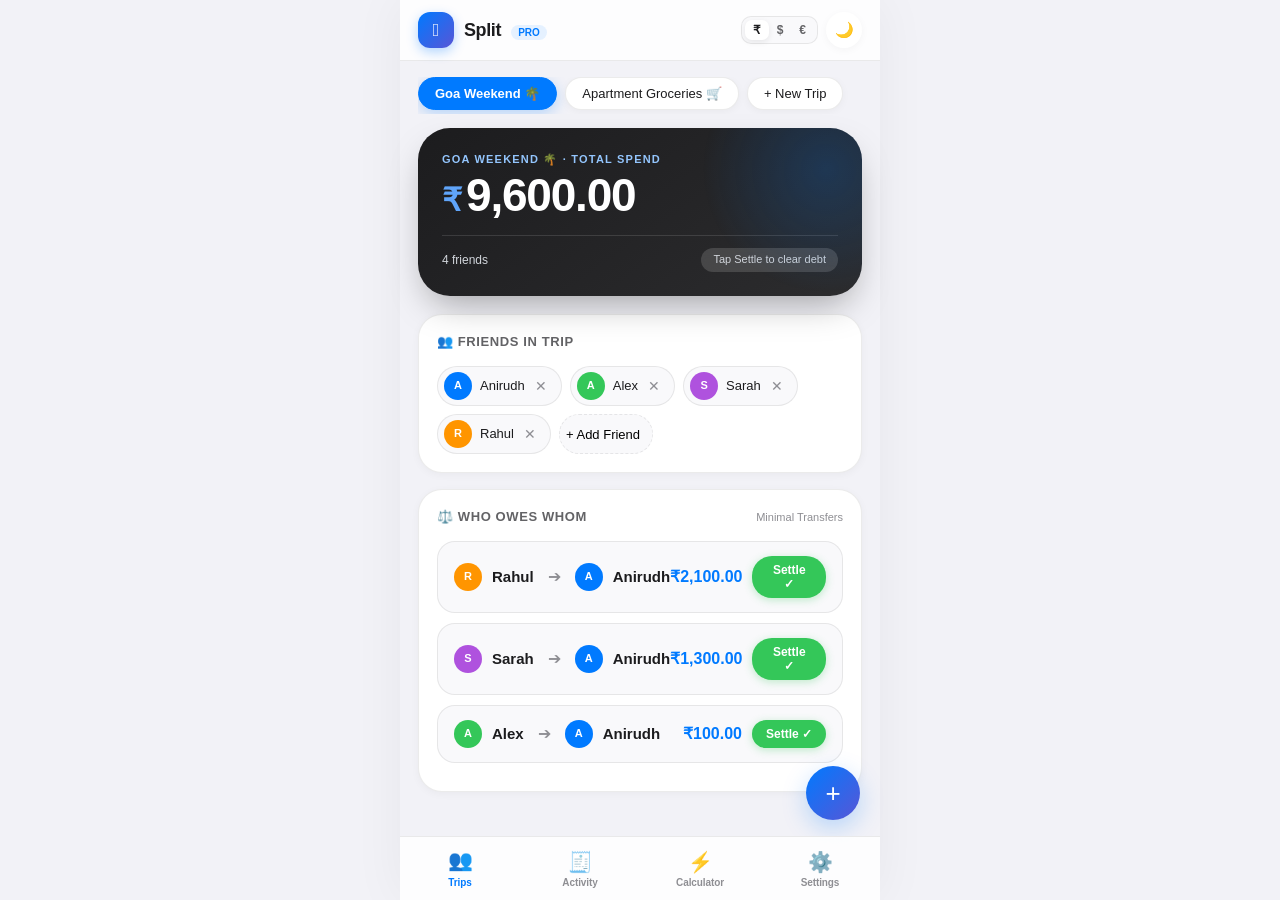
<file: app/index.html>
<!DOCTYPE html>
<html lang="en">
<head>
  <meta charset="UTF-8" />
  <meta name="viewport" content="width=device-width, initial-scale=1.0, maximum-scale=1.0, user-scalable=no, viewport-fit=cover" />
  <meta name="theme-color" content="#f2f2f7" />
  <meta name="apple-mobile-web-app-capable" content="yes" />
  <meta name="apple-mobile-web-app-status-bar-style" content="black-translucent" />
  <meta name="apple-mobile-web-app-title" content="Split" />
  <title>Split — Apple-Style Expense Splitter</title>
  
  <link rel="manifest" href="manifest.json" />
  <link rel="stylesheet" href="styles.css" />
</head>
<body>

  <!-- App Shell Frame -->
  <div id="app">

    <!-- Sticky iOS Header -->
    <header class="app-header">
      <div class="brand-wrapper">
        <div class="brand-icon"></div>
        <div>
          <span class="brand-title">Split</span>
          <span class="brand-badge">Pro</span>
        </div>
      </div>

      <div class="header-actions">
        <!-- Currency Selector -->
        <div class="currency-selector" role="group" aria-label="Currency">
          <button type="button" class="currency-chip active" data-curr="₹">₹</button>
          <button type="button" class="currency-chip" data-curr="$">$</button>
          <button type="button" class="currency-chip" data-curr="€">€</button>
        </div>

        <!-- Theme Toggle -->
        <button type="button" id="themeToggleBtn" class="icon-btn" aria-label="Toggle theme">🌙</button>
      </div>
    </header>

    <!-- Main Views Container -->
    <main class="views-container">

      <!-- View 1: Group Split / Multi-Trip View -->
      <section id="groupView" class="view-section active">

        <!-- Trip Switcher Carousel -->
        <div class="trip-tabs-scroll" id="tripTabsContainer"></div>

        <!-- Hero Card (Total Spend & Group Balance) -->
        <div class="hero-card" style="margin-top: 14px;">
          <div class="hero-subtitle" id="heroTripTitle">Trip · Total Spend</div>
          <div class="hero-amount-wrapper">
            <span class="hero-currency" id="heroCurrencySymbol">₹</span>
            <span class="hero-amount" id="heroTotalSpend">0.00</span>
          </div>
          <div class="hero-meta-row">
            <span id="heroMemberCount">3 friends</span>
            <span class="hero-pill">Tap Settle to clear debt</span>
          </div>
        </div>

        <!-- People In This Trip Card -->
        <div class="card">
          <div class="card-header">
            <span class="card-title">👥 Friends in Trip</span>
          </div>
          <div class="members-list" id="tripMembersContainer"></div>
        </div>

        <!-- Who Owes Whom (Settlements) Card -->
        <div class="card">
          <div class="card-header">
            <span class="card-title">⚖️ Who Owes Whom</span>
            <span style="font-size: 11px; color: var(--text-tertiary);">Minimal Transfers</span>
          </div>
          <div id="settlementsListContainer"></div>
        </div>

      </section>

      <!-- View 2: Expense History -->
      <section id="historyView" class="view-section">
        <div class="card">
          <div class="card-header">
            <span class="card-title">🧾 Expense Log</span>
            <div style="display: flex; gap: 8px;">
              <button type="button" class="card-action-link" id="exportCsvBtn">Export CSV</button>
            </div>
          </div>
          
          <div class="form-group">
            <input type="text" id="expenseSearchInput" class="input-field" placeholder="🔍 Search note or person..." />
          </div>

          <div id="expenseHistoryContainer"></div>
        </div>
      </section>

      <!-- View 3: Quick Bill Calculator -->
      <section id="quickView" class="view-section">

        <!-- Per Person Hero Result -->
        <div class="hero-card">
          <div class="hero-subtitle">Each Person Pays</div>
          <div class="hero-amount-wrapper">
            <span class="hero-currency">₹</span>
            <span class="hero-amount" id="quickPerPersonDisplay">0.00</span>
          </div>
          <div class="hero-meta-row">
            <span>Bill: <strong id="quickSubtotalDisplay">₹0</strong></span>
            <span>Tip & Tax: <strong id="quickTaxTipDisplay">₹0</strong></span>
          </div>
        </div>

        <!-- Calculator Controls Card -->
        <div class="card">
          <!-- Bill Amount -->
          <div class="form-group">
            <label class="form-label">Total Bill Amount</label>
            <div class="amount-input-box">
              <span class="amount-symbol">₹</span>
              <input type="number" id="quickBillInput" placeholder="0.00" inputmode="decimal" />
            </div>
          </div>

          <!-- Tip Percentage Dial -->
          <div class="form-group">
            <label class="form-label">Tip Percentage</label>
            <div class="quick-dial-grid">
              <button type="button" class="tip-chip" data-tip="0">0%</button>
              <button type="button" class="tip-chip active" data-tip="10">10%</button>
              <button type="button" class="tip-chip" data-tip="15">15%</button>
              <button type="button" class="tip-chip" data-tip="20">20%</button>
            </div>
          </div>

          <!-- Split Stepper -->
          <div class="form-group">
            <label class="form-label">Split Between</label>
            <div class="stepper-control">
              <button type="button" id="splitMinusBtn" class="stepper-btn">−</button>
              <div style="display: flex; align-items: center; gap: 6px;">
                <span id="quickSplitCount" class="stepper-val">3</span>
                <span style="font-size: 13px; color: var(--text-secondary);">people</span>
              </div>
              <button type="button" id="splitPlusBtn" class="stepper-btn">+</button>
            </div>
          </div>
        </div>

      </section>

      <!-- View 4: Saved Friends & Settings -->
      <section id="friendsView" class="view-section">
        
        <!-- Saved Contacts Directory -->
        <div class="card">
          <div class="card-header">
            <span class="card-title">📖 Saved Friends Directory</span>
          </div>
          <div id="friendsDirectoryList"></div>
        </div>

        <!-- Data Management & Backup -->
        <div class="card">
          <div class="card-header">
            <span class="card-title">💾 Data Storage & Backup</span>
          </div>
          <p style="font-size: 13px; color: var(--text-secondary); margin-bottom: 14px;">
            All your trips, expenses, and friend directories are stored locally on your device.
          </p>
          <div style="display: flex; flex-direction: column; gap: 10px;">
            <button type="button" id="exportBackupBtn" class="btn-secondary">📁 Download Backup (JSON)</button>
            <button type="button" id="resetDataBtn" class="btn-secondary" style="color: var(--danger);">🧹 Reset & Clean All Data</button>
          </div>
        </div>

      </section>

    </main>

    <!-- Floating Action Button (Quick Add Expense) -->
    <button type="button" id="fabAddExpense" class="fab-btn" aria-label="Add Expense">+</button>

    <!-- Bottom Tab Navigation Bar (iOS Style) -->
    <nav class="bottom-tab-bar" aria-label="Main Navigation">
      <button type="button" class="nav-tab-btn active" data-view="groupView">
        <span class="nav-tab-icon">👥</span>
        <span class="nav-tab-label">Trips</span>
      </button>

      <button type="button" class="nav-tab-btn" data-view="historyView">
        <span class="nav-tab-icon">🧾</span>
        <span class="nav-tab-label">Activity</span>
      </button>

      <button type="button" class="nav-tab-btn" data-view="quickView">
        <span class="nav-tab-icon">⚡</span>
        <span class="nav-tab-label">Calculator</span>
      </button>

      <button type="button" class="nav-tab-btn" data-view="friendsView">
        <span class="nav-tab-icon">⚙️</span>
        <span class="nav-tab-label">Settings</span>
      </button>
    </nav>

    <!-- MODAL 1: Add Expense Bottom Sheet -->
    <div id="addExpenseModal" class="modal-overlay">
      <div class="bottom-sheet">
        <div class="sheet-drag-handle"></div>
        <div class="sheet-header">
          <h2 class="sheet-title">Add Expense</h2>
          <button type="button" class="icon-btn" data-close-modal="addExpenseModal">✕</button>
        </div>

        <form id="addExpenseForm">
          <!-- Category Picker -->
          <div class="form-group">
            <label class="form-label">Category</label>
            <div class="category-scroller" id="expenseCategoryScroller"></div>
          </div>

          <!-- Amount -->
          <div class="form-group">
            <label class="form-label">Amount</label>
            <div class="amount-input-box">
              <span class="amount-symbol">₹</span>
              <input type="number" id="expenseAmountInput" placeholder="0.00" inputmode="decimal" required />
            </div>
          </div>

          <!-- Description -->
          <div class="form-group">
            <label class="form-label">Description / Note</label>
            <input type="text" id="expenseDescInput" class="input-field" placeholder="e.g. Dinner, Uber, Groceries" required />
          </div>

          <!-- Paid By -->
          <div class="form-group">
            <label class="form-label">Paid By</label>
            <select id="expensePayerSelect" class="input-field"></select>
          </div>

          <!-- Split With -->
          <div class="form-group">
            <label class="form-label">Split With</label>
            <div id="expenseSplitWithContainer" style="display: flex; flex-direction: column; gap: 8px; background: var(--bg-tertiary); padding: 12px; border-radius: var(--radius-sm); border: 1px solid var(--border-light);"></div>
          </div>

          <button type="submit" class="btn-primary" style="margin-top: 18px;">Save Expense</button>
        </form>
      </div>
    </div>

    <!-- MODAL 2: Add Friend to Trip Bottom Sheet -->
    <div id="addFriendModal" class="modal-overlay">
      <div class="bottom-sheet">
        <div class="sheet-drag-handle"></div>
        <div class="sheet-header">
          <h2 class="sheet-title">Add Friend</h2>
          <button type="button" class="icon-btn" data-close-modal="addFriendModal">✕</button>
        </div>

        <form id="addFriendForm">
          <!-- Quick Friend Picker from Directory -->
          <div id="quickFriendPills" style="margin-bottom: 16px;"></div>

          <div class="form-group">
            <label class="form-label">Or Enter New Friend Name</label>
            <input type="text" id="newFriendNameInput" class="input-field" placeholder="e.g. Priya, Rohit, Mike" required />
          </div>

          <button type="submit" class="btn-primary">Add Friend</button>
        </form>
      </div>
    </div>

    <!-- MODAL 3: New Trip Bottom Sheet -->
    <div id="newTripModal" class="modal-overlay">
      <div class="bottom-sheet">
        <div class="sheet-drag-handle"></div>
        <div class="sheet-header">
          <h2 class="sheet-title">Create New Trip / Tab</h2>
          <button type="button" class="icon-btn" data-close-modal="newTripModal">✕</button>
        </div>

        <form id="newTripForm">
          <div class="form-group">
            <label class="form-label">Trip or Group Name</label>
            <input type="text" id="newTripTitleInput" class="input-field" placeholder="e.g. Manali Vacation, Flat 402, Party" required />
          </div>

          <button type="submit" class="btn-primary">Create Trip</button>
        </form>
      </div>
    </div>

  </div>

  <script src="app.js"></script>
  <script>
    // Register Service Worker for 100% offline support
    if ('serviceWorker' in navigator) {
      window.addEventListener('load', () => {
        navigator.serviceWorker.register('sw.js').catch(err => {
          console.log('ServiceWorker registration error:', err);
        });
      });
    }
  </script>
</body>
</html>
</file>
<file: app/styles.css>
/* Apple iOS Human Interface Design Tokens & System Colors */
:root {
  --bg-primary: #f2f2f7;
  --bg-secondary: #ffffff;
  --bg-tertiary: #f9f9fb;
  --bg-glass: rgba(255, 255, 255, 0.82);
  --bg-glass-card: rgba(255, 255, 255, 0.72);
  --bg-hero: linear-gradient(135deg, #0f172a 0%, #1e1b4b 50%, #31104b 100%);
  --hero-card-bg: linear-gradient(145deg, #1c1c1e 0%, #2c2c2e 100%);
  --text-primary: #1c1c1e;
  --text-secondary: #636366;
  --text-tertiary: #8e8e93;
  --accent: #007aff;
  --accent-light: #e5f1ff;
  --accent-glow: rgba(0, 122, 255, 0.25);
  --success: #34c759;
  --success-bg: #eafaf1;
  --warning: #ff9500;
  --danger: #ff3b30;
  --danger-bg: #feeceb;
  --purple: #af52de;
  --indigo: #5856d6;
  --border-light: rgba(0, 0, 0, 0.08);
  --border-card: rgba(255, 255, 255, 0.65);
  --shadow-sm: 0 2px 8px rgba(0, 0, 0, 0.04);
  --shadow-md: 0 8px 24px -4px rgba(0, 0, 0, 0.08), 0 2px 6px rgba(0, 0, 0, 0.04);
  --shadow-lg: 0 16px 40px -8px rgba(0, 0, 0, 0.12);
  --shadow-sheet: 0 -10px 40px rgba(0, 0, 0, 0.15);
  --radius-xs: 8px;
  --radius-sm: 12px;
  --radius-md: 18px;
  --radius-lg: 24px;
  --radius-xl: 32px;
  --nav-height: 64px;
  --safe-top: env(safe-area-inset-top, 0px);
  --safe-bottom: env(safe-area-inset-bottom, 0px);
  --font-family: -apple-system, BlinkMacSystemFont, "SF Pro Display", "SF Pro Text", "Segoe UI", Roboto, Helvetica, Arial, sans-serif;
  --spring-easing: cubic-bezier(0.25, 1, 0.5, 1);
  --bounce-easing: cubic-bezier(0.34, 1.56, 0.64, 1);
}

[data-theme="dark"] {
  --bg-primary: #000000;
  --bg-secondary: #1c1c1e;
  --bg-tertiary: #2c2c2e;
  --bg-glass: rgba(28, 28, 30, 0.85);
  --bg-glass-card: rgba(44, 44, 46, 0.7);
  --bg-hero: linear-gradient(135deg, #09090b 0%, #18181b 50%, #27272a 100%);
  --hero-card-bg: linear-gradient(145deg, #18181b 0%, #27272a 100%);
  --text-primary: #f2f2f7;
  --text-secondary: #a1a1aa;
  --text-tertiary: #71717a;
  --accent: #0a84ff;
  --accent-light: rgba(10, 132, 255, 0.15);
  --accent-glow: rgba(10, 132, 255, 0.4);
  --border-light: rgba(255, 255, 255, 0.1);
  --border-card: rgba(255, 255, 255, 0.12);
  --shadow-sm: 0 2px 8px rgba(0, 0, 0, 0.4);
  --shadow-md: 0 8px 28px rgba(0, 0, 0, 0.6);
  --shadow-lg: 0 16px 48px rgba(0, 0, 0, 0.75);
  --shadow-sheet: 0 -10px 40px rgba(0, 0, 0, 0.7);
}

/* Reset & Base Setup */
*, *::before, *::after {
  box-sizing: border-box;
  margin: 0;
  padding: 0;
  -webkit-tap-highlight-color: transparent;
}

html, body {
  width: 100%;
  height: 100%;
  overflow-x: hidden;
  background-color: var(--bg-primary);
  color: var(--text-primary);
  font-family: var(--font-family);
  font-size: 15px;
  line-height: 1.45;
  -webkit-font-smoothing: antialiased;
  -moz-osx-font-smoothing: grayscale;
  user-select: none;
  -webkit-user-select: none;
}

input, textarea, select, button {
  font-family: inherit;
  font-size: inherit;
  user-select: auto;
  -webkit-user-select: auto;
}

/* Smooth Scrolling */
body {
  display: flex;
  justify-content: center;
  align-items: stretch;
}

/* Main App Shell (iPhone / Mobile Frame Layout) */
#app {
  width: 100%;
  max-width: 480px;
  min-height: 100vh;
  margin: 0 auto;
  display: flex;
  flex-direction: column;
  position: relative;
  background-color: var(--bg-primary);
  padding-bottom: calc(var(--nav-height) + var(--safe-bottom) + 20px);
  padding-top: var(--safe-top);
  box-shadow: 0 0 50px rgba(0, 0, 0, 0.05);
}

/* Glass Header */
.app-header {
  position: sticky;
  top: 0;
  z-index: 40;
  background: var(--bg-glass);
  backdrop-filter: blur(24px);
  -webkit-backdrop-filter: blur(24px);
  border-bottom: 1px solid var(--border-light);
  padding: 12px 18px;
  display: flex;
  align-items: center;
  justify-content: space-between;
  transition: all 0.25s ease;
}

.brand-wrapper {
  display: flex;
  align-items: center;
  gap: 10px;
}

.brand-icon {
  width: 36px;
  height: 36px;
  border-radius: 12px;
  background: linear-gradient(135deg, #007aff, #5856d6);
  color: #fff;
  display: flex;
  align-items: center;
  justify-content: center;
  font-size: 18px;
  box-shadow: 0 4px 12px rgba(0, 122, 255, 0.3);
}

.brand-title {
  font-size: 18px;
  font-weight: 700;
  letter-spacing: -0.4px;
}

.brand-badge {
  font-size: 10px;
  font-weight: 600;
  text-transform: uppercase;
  background: var(--accent-light);
  color: var(--accent);
  padding: 2px 7px;
  border-radius: 20px;
  margin-left: 6px;
}

.header-actions {
  display: flex;
  align-items: center;
  gap: 8px;
}

.icon-btn {
  width: 36px;
  height: 36px;
  border-radius: 50%;
  border: none;
  background: var(--bg-secondary);
  color: var(--text-primary);
  display: flex;
  align-items: center;
  justify-content: center;
  cursor: pointer;
  box-shadow: var(--shadow-sm);
  transition: transform 0.15s ease, background-color 0.2s ease;
}

.icon-btn:active {
  transform: scale(0.92);
}

/* Currency Picker Segment */
.currency-selector {
  display: flex;
  background: var(--bg-tertiary);
  padding: 3px;
  border-radius: 10px;
  border: 1px solid var(--border-light);
}

.currency-chip {
  padding: 3px 8px;
  font-size: 12px;
  font-weight: 600;
  border: none;
  border-radius: 7px;
  background: transparent;
  color: var(--text-secondary);
  cursor: pointer;
  transition: all 0.2s var(--spring-easing);
}

.currency-chip.active {
  background: var(--bg-secondary);
  color: var(--text-primary);
  box-shadow: 0 2px 6px rgba(0, 0, 0, 0.08);
}

/* Page Views Container */
.views-container {
  flex: 1;
  padding: 16px 18px;
  display: flex;
  flex-direction: column;
  gap: 16px;
}

.view-section {
  display: none;
  animation: fadeInView 0.28s var(--spring-easing) forwards;
}

.view-section.active {
  display: block;
}

@keyframes fadeInView {
  from {
    opacity: 0;
    transform: translateY(8px);
  }
  to {
    opacity: 1;
    transform: translateY(0);
  }
}

/* Apple Cards */
.card {
  background: var(--bg-secondary);
  border-radius: var(--radius-lg);
  padding: 18px;
  box-shadow: var(--shadow-sm);
  border: 1px solid var(--border-light);
  margin-bottom: 16px;
  transition: transform 0.2s ease, box-shadow 0.2s ease;
}

.card:hover {
  box-shadow: var(--shadow-md);
}

.card-header {
  display: flex;
  justify-content: space-between;
  align-items: center;
  margin-bottom: 14px;
}

.card-title {
  font-size: 13px;
  font-weight: 600;
  text-transform: uppercase;
  letter-spacing: 0.6px;
  color: var(--text-secondary);
  display: flex;
  align-items: center;
  gap: 6px;
}

.card-action-link {
  font-size: 12px;
  font-weight: 600;
  color: var(--accent);
  background: none;
  border: none;
  cursor: pointer;
  padding: 4px 8px;
  border-radius: 8px;
  transition: background-color 0.2s ease;
}

.card-action-link:hover {
  background: var(--accent-light);
}

/* Apple Hero Banner */
.hero-card {
  background: var(--hero-card-bg);
  color: #ffffff;
  border-radius: var(--radius-xl);
  padding: 24px;
  box-shadow: 0 16px 36px -10px rgba(0, 0, 0, 0.35);
  margin-bottom: 18px;
  position: relative;
  overflow: hidden;
}

.hero-card::after {
  content: "";
  position: absolute;
  top: -50%;
  right: -20%;
  width: 250px;
  height: 250px;
  background: radial-gradient(circle, rgba(0, 122, 255, 0.2) 0%, transparent 70%);
  pointer-events: none;
}

.hero-subtitle {
  font-size: 11px;
  font-weight: 600;
  text-transform: uppercase;
  letter-spacing: 1.2px;
  color: #93c5fd;
  margin-bottom: 4px;
}

.hero-amount-wrapper {
  display: flex;
  align-items: baseline;
  gap: 4px;
  margin-bottom: 12px;
}

.hero-currency {
  font-size: 32px;
  font-weight: 600;
  color: #60a5fa;
}

.hero-amount {
  font-size: 46px;
  font-weight: 800;
  letter-spacing: -1.2px;
  line-height: 1;
}

.hero-meta-row {
  display: flex;
  align-items: center;
  justify-content: space-between;
  padding-top: 12px;
  border-top: 1px solid rgba(255, 255, 255, 0.12);
  font-size: 12px;
  color: #d1d5db;
}

.hero-pill {
  background: rgba(255, 255, 255, 0.15);
  backdrop-filter: blur(10px);
  padding: 4px 12px;
  border-radius: 20px;
  font-size: 11px;
  font-weight: 500;
}

/* Trip Tabs Carousel */
.trip-tabs-scroll {
  display: flex;
  gap: 8px;
  overflow-x: auto;
  padding-bottom: 4px;
  scrollbar-width: none;
}

.trip-tabs-scroll::-webkit-scrollbar {
  display: none;
}

.trip-pill {
  padding: 8px 16px;
  border-radius: var(--radius-md);
  border: 1px solid var(--border-light);
  background: var(--bg-secondary);
  color: var(--text-primary);
  font-size: 13px;
  font-weight: 500;
  display: flex;
  align-items: center;
  gap: 6px;
  white-space: nowrap;
  cursor: pointer;
  transition: all 0.2s var(--spring-easing);
  box-shadow: var(--shadow-sm);
}

.trip-pill:active {
  transform: scale(0.95);
}

.trip-pill.active {
  background: var(--accent);
  color: #ffffff;
  border-color: var(--accent);
  box-shadow: 0 4px 14px var(--accent-glow);
  font-weight: 600;
}

/* Member Avatars Row */
.members-list {
  display: flex;
  flex-wrap: wrap;
  gap: 8px;
  margin-top: 6px;
}

.member-chip {
  display: flex;
  align-items: center;
  gap: 8px;
  background: var(--bg-tertiary);
  border: 1px solid var(--border-light);
  padding: 5px 12px 5px 6px;
  border-radius: var(--radius-xl);
  font-size: 13px;
  font-weight: 500;
  transition: all 0.2s ease;
}

.member-chip:hover {
  background: var(--bg-secondary);
}

.avatar-circle {
  width: 28px;
  height: 28px;
  border-radius: 50%;
  color: #fff;
  font-size: 11px;
  font-weight: 700;
  display: flex;
  align-items: center;
  justify-content: center;
  text-transform: uppercase;
}

.member-remove-btn {
  background: none;
  border: none;
  color: var(--text-tertiary);
  cursor: pointer;
  font-size: 14px;
  padding: 0 2px;
  line-height: 1;
}

.member-remove-btn:hover {
  color: var(--danger);
}

/* Category Grid & Buttons */
.category-scroller {
  display: flex;
  gap: 8px;
  overflow-x: auto;
  padding-bottom: 4px;
  scrollbar-width: none;
}

.category-scroller::-webkit-scrollbar {
  display: none;
}

.category-btn {
  display: flex;
  flex-direction: column;
  align-items: center;
  gap: 4px;
  padding: 10px 14px;
  border-radius: var(--radius-md);
  border: 1px solid var(--border-light);
  background: var(--bg-tertiary);
  color: var(--text-secondary);
  font-size: 11px;
  font-weight: 500;
  cursor: pointer;
  white-space: nowrap;
  transition: all 0.2s var(--spring-easing);
}

.category-btn span.cat-emoji {
  font-size: 20px;
}

.category-btn.active {
  background: var(--accent);
  color: #fff;
  border-color: var(--accent);
  box-shadow: 0 4px 12px var(--accent-glow);
}

/* Modern Input Controls */
.form-group {
  margin-bottom: 14px;
}

.form-label {
  display: block;
  font-size: 11px;
  font-weight: 600;
  text-transform: uppercase;
  letter-spacing: 0.5px;
  color: var(--text-secondary);
  margin-bottom: 6px;
}

.input-field {
  width: 100%;
  padding: 12px 14px;
  border-radius: var(--radius-sm);
  border: 1px solid var(--border-light);
  background: var(--bg-tertiary);
  color: var(--text-primary);
  outline: none;
  font-size: 15px;
  transition: all 0.2s ease;
}

.input-field:focus {
  background: var(--bg-secondary);
  border-color: var(--accent);
  box-shadow: 0 0 0 3px var(--accent-glow);
}

.amount-input-box {
  display: flex;
  align-items: center;
  background: var(--bg-tertiary);
  border: 1px solid var(--border-light);
  border-radius: var(--radius-md);
  padding: 8px 16px;
  transition: all 0.2s ease;
}

.amount-input-box:focus-within {
  background: var(--bg-secondary);
  border-color: var(--accent);
  box-shadow: 0 0 0 3px var(--accent-glow);
}

.amount-symbol {
  font-size: 24px;
  font-weight: 600;
  color: var(--text-secondary);
  margin-right: 8px;
}

.amount-input-box input {
  width: 100%;
  border: none;
  background: transparent;
  font-size: 28px;
  font-weight: 700;
  color: var(--text-primary);
  outline: none;
}

/* Action Buttons */
.btn-primary {
  width: 100%;
  padding: 14px 20px;
  border-radius: var(--radius-md);
  border: none;
  background: var(--accent);
  color: #fff;
  font-size: 15px;
  font-weight: 600;
  cursor: pointer;
  display: flex;
  align-items: center;
  justify-content: center;
  gap: 8px;
  box-shadow: 0 4px 14px var(--accent-glow);
  transition: all 0.2s var(--spring-easing);
}

.btn-primary:active {
  transform: scale(0.97);
  opacity: 0.92;
}

.btn-secondary {
  width: 100%;
  padding: 12px 18px;
  border-radius: var(--radius-md);
  border: 1px solid var(--border-light);
  background: var(--bg-secondary);
  color: var(--text-primary);
  font-size: 14px;
  font-weight: 600;
  cursor: pointer;
  display: flex;
  align-items: center;
  justify-content: center;
  gap: 6px;
  box-shadow: var(--shadow-sm);
  transition: all 0.2s ease;
}

.btn-secondary:active {
  transform: scale(0.97);
}

/* Who Owes Whom Cards */
.settlement-card {
  display: flex;
  align-items: center;
  justify-content: space-between;
  padding: 14px 16px;
  border-radius: var(--radius-md);
  background: var(--bg-tertiary);
  border: 1px solid var(--border-light);
  margin-bottom: 10px;
  transition: all 0.2s ease;
}

.settlement-card:hover {
  background: var(--bg-secondary);
  box-shadow: var(--shadow-sm);
}

.settlement-payer {
  display: flex;
  align-items: center;
  gap: 10px;
}

.settlement-arrow {
  color: var(--text-tertiary);
  font-size: 16px;
  margin: 0 4px;
}

.settlement-amount {
  font-size: 16px;
  font-weight: 700;
  color: var(--accent);
}

.settle-btn {
  background: var(--success);
  color: #fff;
  border: none;
  padding: 7px 14px;
  border-radius: 20px;
  font-size: 12px;
  font-weight: 600;
  cursor: pointer;
  display: flex;
  align-items: center;
  gap: 4px;
  transition: all 0.2s var(--bounce-easing);
  box-shadow: 0 2px 8px rgba(52, 199, 89, 0.3);
}

.settle-btn:active {
  transform: scale(0.9);
}

/* Expense History List Items */
.expense-item {
  display: flex;
  align-items: center;
  justify-content: space-between;
  padding: 12px 14px;
  border-radius: var(--radius-md);
  background: var(--bg-tertiary);
  border: 1px solid var(--border-light);
  margin-bottom: 8px;
  transition: all 0.2s ease;
}

.expense-item:hover {
  background: var(--bg-secondary);
}

.expense-item-left {
  display: flex;
  align-items: center;
  gap: 12px;
  min-width: 0;
}

.expense-icon-badge {
  width: 40px;
  height: 40px;
  border-radius: var(--radius-sm);
  background: var(--bg-secondary);
  display: flex;
  align-items: center;
  justify-content: center;
  font-size: 20px;
  box-shadow: var(--shadow-sm);
  flex-shrink: 0;
}

.expense-item-details {
  min-width: 0;
}

.expense-item-title {
  font-size: 14px;
  font-weight: 600;
  color: var(--text-primary);
  white-space: nowrap;
  overflow: hidden;
  text-overflow: ellipsis;
}

.expense-item-sub {
  font-size: 12px;
  color: var(--text-secondary);
  display: flex;
  align-items: center;
  gap: 6px;
}

.expense-item-right {
  display: flex;
  flex-direction: column;
  align-items: flex-end;
  gap: 4px;
  flex-shrink: 0;
  margin-left: 10px;
}

.expense-amount-tag {
  font-size: 15px;
  font-weight: 700;
  color: var(--text-primary);
}

.expense-delete-btn {
  background: none;
  border: none;
  color: var(--text-tertiary);
  font-size: 12px;
  cursor: pointer;
  padding: 2px 6px;
  border-radius: 6px;
}

.expense-delete-btn:hover {
  color: var(--danger);
  background: var(--danger-bg);
}

/* Quick Split Calculator Specifics */
.quick-dial-grid {
  display: grid;
  grid-template-columns: repeat(4, 1fr);
  gap: 8px;
  margin-top: 10px;
}

.tip-chip {
  padding: 10px 6px;
  border-radius: var(--radius-sm);
  border: 1px solid var(--border-light);
  background: var(--bg-tertiary);
  color: var(--text-primary);
  font-weight: 600;
  font-size: 13px;
  text-align: center;
  cursor: pointer;
  transition: all 0.2s var(--spring-easing);
}

.tip-chip.active {
  background: var(--accent);
  color: #fff;
  border-color: var(--accent);
  box-shadow: 0 4px 12px var(--accent-glow);
}

.stepper-control {
  display: flex;
  align-items: center;
  justify-content: space-between;
  background: var(--bg-tertiary);
  border: 1px solid var(--border-light);
  border-radius: var(--radius-md);
  padding: 6px 12px;
}

.stepper-btn {
  width: 38px;
  height: 38px;
  border-radius: 50%;
  border: none;
  background: var(--bg-secondary);
  color: var(--text-primary);
  font-size: 20px;
  font-weight: 600;
  cursor: pointer;
  display: flex;
  align-items: center;
  justify-content: center;
  box-shadow: var(--shadow-sm);
  transition: transform 0.15s ease;
}

.stepper-btn:active {
  transform: scale(0.9);
}

.stepper-val {
  font-size: 18px;
  font-weight: 700;
}

/* Bottom Tab Navigation Bar (Pure Apple iOS Tab Bar) */
.bottom-tab-bar {
  position: fixed;
  bottom: 0;
  left: 50%;
  transform: translateX(-50%);
  width: 100%;
  max-width: 480px;
  height: calc(var(--nav-height) + var(--safe-bottom));
  padding-bottom: var(--safe-bottom);
  background: var(--bg-glass);
  backdrop-filter: blur(24px);
  -webkit-backdrop-filter: blur(24px);
  border-top: 1px solid var(--border-light);
  display: flex;
  align-items: center;
  justify-content: space-around;
  z-index: 50;
}

.nav-tab-btn {
  flex: 1;
  display: flex;
  flex-direction: column;
  align-items: center;
  justify-content: center;
  gap: 3px;
  background: transparent;
  border: none;
  color: var(--text-tertiary);
  cursor: pointer;
  padding: 6px 0;
  transition: all 0.2s var(--spring-easing);
}

.nav-tab-btn:active {
  transform: scale(0.92);
}

.nav-tab-icon {
  font-size: 20px;
  transition: transform 0.2s var(--bounce-easing);
}

.nav-tab-label {
  font-size: 10px;
  font-weight: 600;
  letter-spacing: -0.1px;
}

.nav-tab-btn.active {
  color: var(--accent);
}

.nav-tab-btn.active .nav-tab-icon {
  transform: translateY(-2px);
}

/* Floating Action Button */
.fab-btn {
  position: fixed;
  right: calc(50% - 220px);
  bottom: calc(var(--nav-height) + var(--safe-bottom) + 16px);
  width: 54px;
  height: 54px;
  border-radius: 50%;
  background: linear-gradient(135deg, #007aff, #5856d6);
  color: #fff;
  border: none;
  font-size: 26px;
  display: flex;
  align-items: center;
  justify-content: center;
  cursor: pointer;
  box-shadow: 0 8px 24px var(--accent-glow);
  z-index: 45;
  transition: all 0.25s var(--bounce-easing);
}

@media (max-width: 480px) {
  .fab-btn {
    right: 20px;
  }
}

.fab-btn:active {
  transform: scale(0.88);
}

/* Modal Bottom Sheets */
.modal-overlay {
  position: fixed;
  top: 0;
  left: 0;
  right: 0;
  bottom: 0;
  background: rgba(0, 0, 0, 0.45);
  backdrop-filter: blur(8px);
  -webkit-backdrop-filter: blur(8px);
  z-index: 100;
  display: flex;
  align-items: flex-end;
  justify-content: center;
  opacity: 0;
  pointer-events: none;
  transition: opacity 0.28s ease;
}

.modal-overlay.open {
  opacity: 1;
  pointer-events: auto;
}

.bottom-sheet {
  width: 100%;
  max-width: 480px;
  max-height: 88vh;
  overflow-y: auto;
  background: var(--bg-secondary);
  border-radius: var(--radius-xl) var(--radius-xl) 0 0;
  padding: 16px 20px calc(24px + var(--safe-bottom));
  box-shadow: var(--shadow-sheet);
  transform: translateY(100%);
  transition: transform 0.35s var(--spring-easing);
}

.modal-overlay.open .bottom-sheet {
  transform: translateY(0);
}

.sheet-drag-handle {
  width: 40px;
  height: 5px;
  border-radius: 10px;
  background: var(--text-tertiary);
  opacity: 0.3;
  margin: 0 auto 16px;
}

.sheet-header {
  display: flex;
  align-items: center;
  justify-content: space-between;
  margin-bottom: 18px;
}

.sheet-title {
  font-size: 18px;
  font-weight: 700;
  letter-spacing: -0.3px;
}

/* Toast Notifications */
.toast-container {
  position: fixed;
  top: calc(var(--safe-top) + 20px);
  left: 50%;
  transform: translateX(-50%);
  z-index: 150;
  display: flex;
  flex-direction: column;
  gap: 8px;
  pointer-events: none;
}

.toast {
  background: rgba(28, 28, 30, 0.94);
  color: #ffffff;
  padding: 10px 18px;
  border-radius: var(--radius-xl);
  font-size: 13px;
  font-weight: 500;
  display: flex;
  align-items: center;
  gap: 8px;
  box-shadow: 0 10px 30px rgba(0, 0, 0, 0.25);
  backdrop-filter: blur(16px);
  animation: slideToast 0.3s var(--spring-easing) forwards;
}

[data-theme="dark"] .toast {
  background: rgba(255, 255, 255, 0.92);
  color: #000000;
}

@keyframes slideToast {
  from {
    opacity: 0;
    transform: translateY(-12px) scale(0.95);
  }
  to {
    opacity: 1;
    transform: translateY(0) scale(1);
  }
}

/* Empty State Card */
.empty-state {
  text-align: center;
  padding: 32px 16px;
  color: var(--text-secondary);
}

.empty-icon {
  font-size: 42px;
  margin-bottom: 8px;
}

.empty-title {
  font-size: 16px;
  font-weight: 600;
  color: var(--text-primary);
  margin-bottom: 4px;
}

.empty-text {
  font-size: 13px;
  color: var(--text-secondary);
}
</file>
